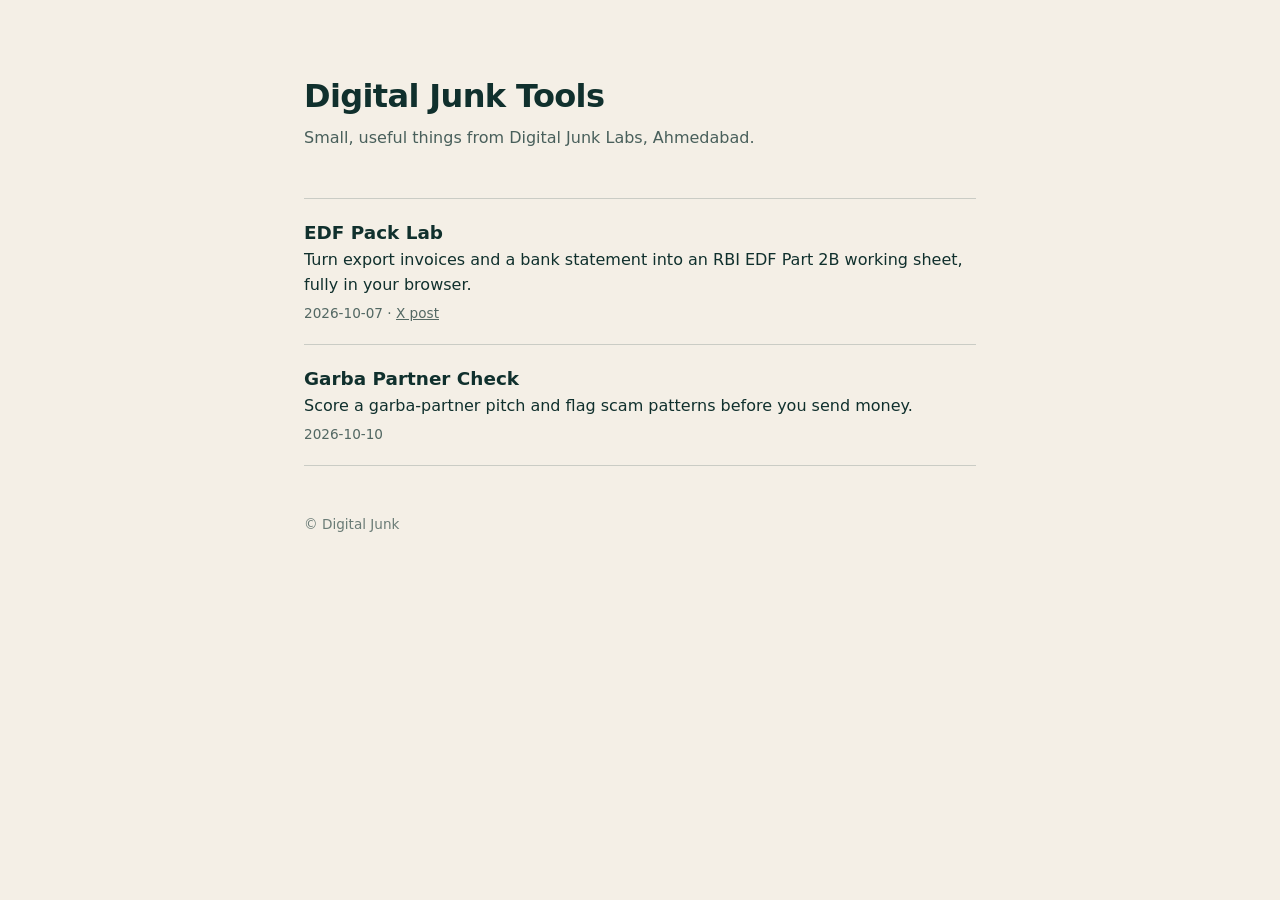
<file: index.html>
<!doctype html>
<html lang="en">
<head>
<meta charset="utf-8" />
<meta name="viewport" content="width=device-width, initial-scale=1" />
<title>Digital Junk Tools</title>
<meta name="description" content="Small, useful tools from Digital Junk Labs." />
<meta property="og:title" content="Digital Junk Tools" />
<meta property="og:image" content="https://tools.digitaljunk.in/edf/og.png" />
<style>
  :root { --bg:#f4efe6; --ink:#10302d; }
  * { box-sizing:border-box; }
  body { margin:0; background:var(--bg); color:var(--ink); font:16px/1.55 system-ui,-apple-system,"Segoe UI",sans-serif; }
  main { max-width:720px; margin:0 auto; padding:72px 24px; }
  h1 { font-size:2rem; letter-spacing:-.02em; margin:0 0 .25rem; }
  .sub { opacity:.75; margin:0 0 3rem; }
  ul { list-style:none; padding:0; margin:0; }
  li { border-top:1px solid rgba(16,48,45,.18); padding:1.25rem 0; }
  li:last-child { border-bottom:1px solid rgba(16,48,45,.18); }
  a { color:var(--ink); }
  .name { font-weight:650; font-size:1.15rem; text-decoration:none; }
  .name:hover { text-decoration:underline; }
  .meta { font-size:.85rem; opacity:.7; margin-top:.35rem; }
  footer { margin-top:3rem; font-size:.85rem; opacity:.6; }
</style>
</head>
<body>
<main>
  <h1>Digital Junk Tools</h1>
  <p class="sub">Small, useful things from Digital Junk Labs, Ahmedabad.</p>
  <ul id="tools"><li><a class="name" href="/edf/">EDF Pack Lab</a></li></ul>
  <footer>&copy; Digital Junk</footer>
</main>
<script>
fetch('/tools.json', { cache: 'no-cache' }).then(r => r.json()).then(tools => {
  const ul = document.getElementById('tools'); ul.textContent = '';
  for (const t of tools) {
    const li = document.createElement('li');
    const a = document.createElement('a'); a.className = 'name'; a.href = '/' + t.slug + '/'; a.textContent = t.name;
    const p = document.createElement('div'); p.textContent = t.oneliner;
    const m = document.createElement('div'); m.className = 'meta'; m.append(t.date);
    if (t.x) { const x = document.createElement('a'); x.href = t.x; x.rel = 'noopener'; x.textContent = 'X post'; m.append(' · ', x); }
    li.append(a, p, m); ul.append(li);
  }
}).catch(() => {});
</script>
</body>
</html>
</file>
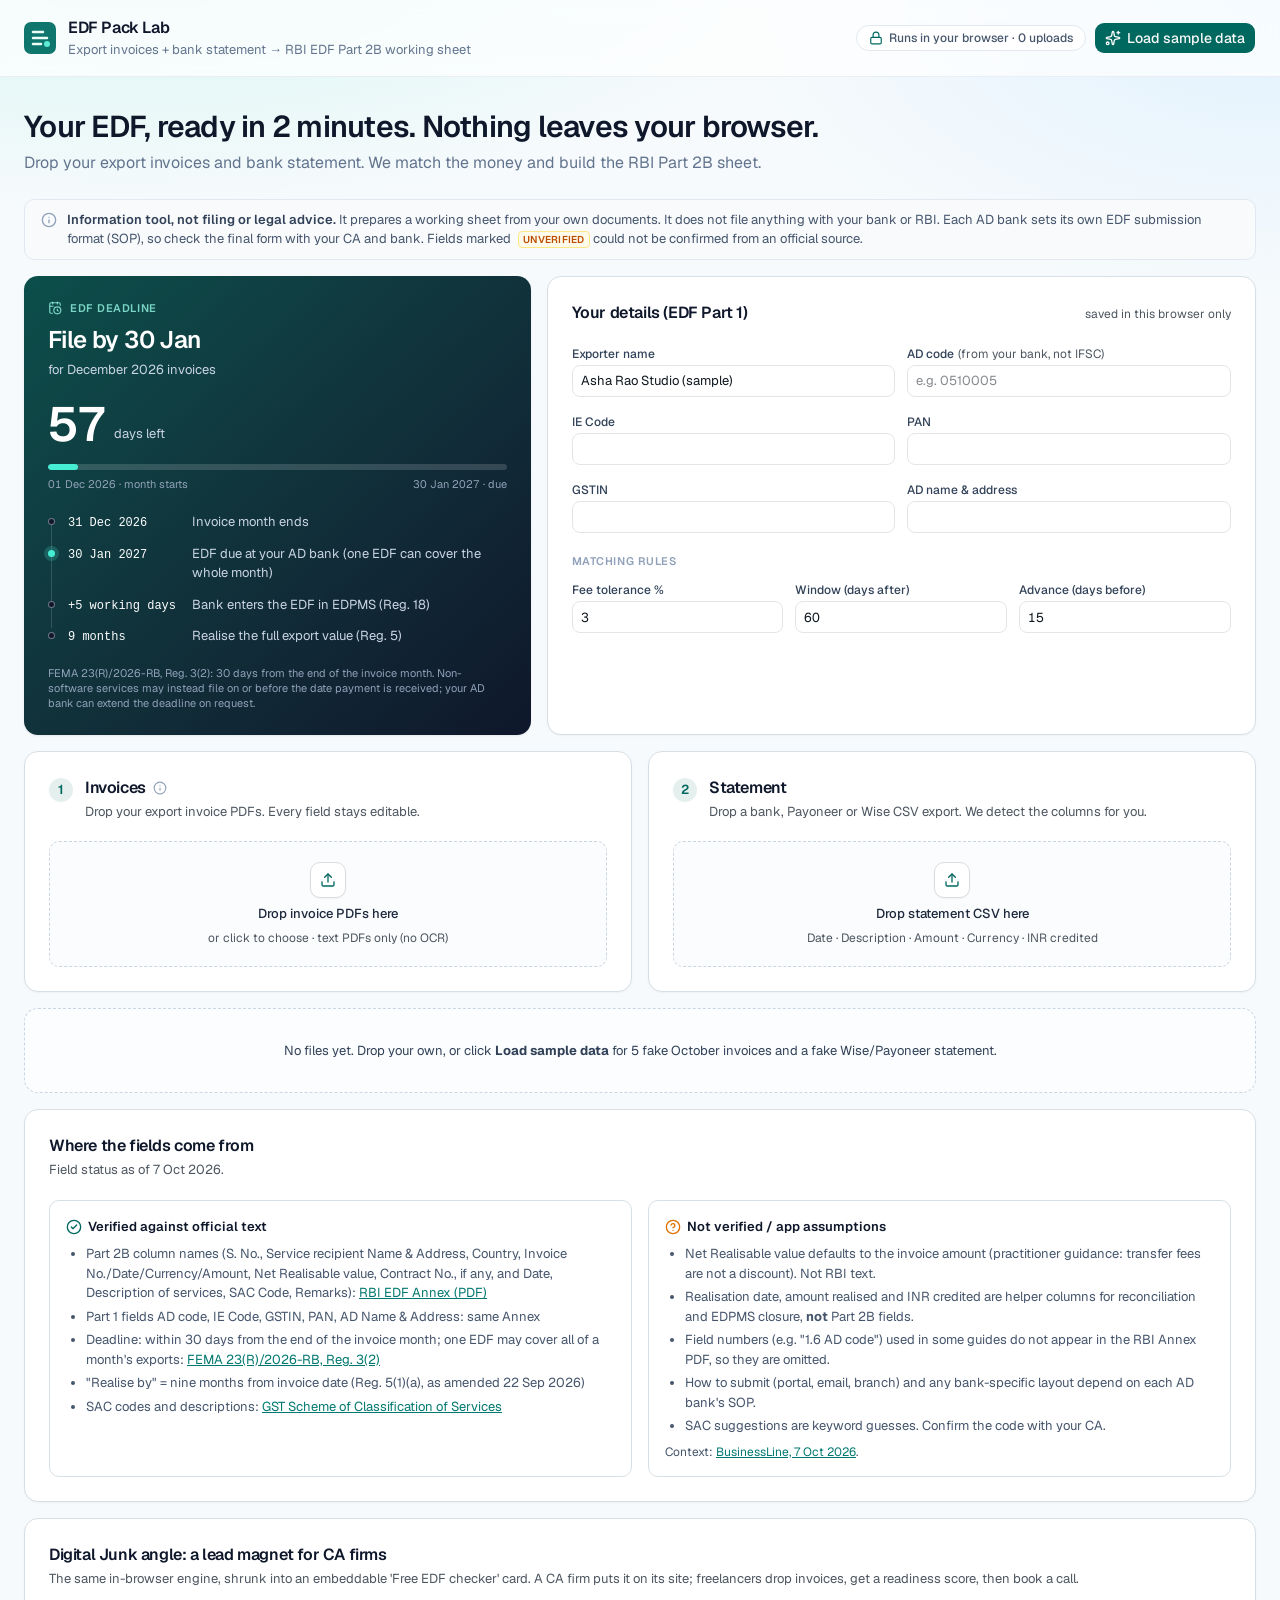
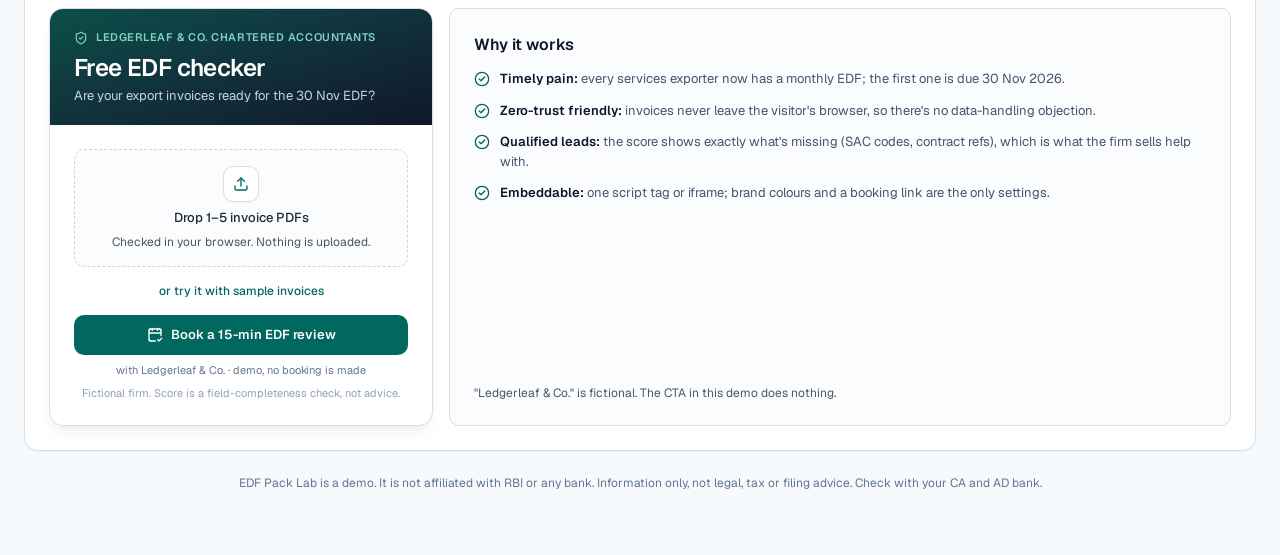
<file: edf/index.html>
<!doctype html>
<html lang="en">
  <head>
    <meta charset="UTF-8" />
    <link rel="icon" type="image/svg+xml" href="/edf/favicon.svg" />
    <meta name="viewport" content="width=device-width, initial-scale=1.0" />
    <title>EDF Pack Lab: invoices + statement to EDF Part 2B, in your browser</title>
    <meta name="description" content="Build an RBI EDF Part 2B working sheet from export invoices and a bank statement. Runs fully in the browser." />
    <script type="module" crossorigin src="/edf/assets/index-CWE45LDZ.js"></script>
    <link rel="stylesheet" crossorigin href="/edf/assets/index-q3DY4gjv.css">
    <meta property="og:title" content="EDF Pack Lab" />
    <meta property="og:description" content="Invoices + bank statement to an RBI EDF Part 2B working sheet, in your browser." />
    <meta property="og:image" content="https://tools.digitaljunk.in/edf/og.png" />
    <meta property="og:url" content="https://tools.digitaljunk.in/edf/" />
    <meta name="twitter:card" content="summary_large_image" />
  </head>
  <body>
    <div id="root"></div>
  </body>
</html>
</file>
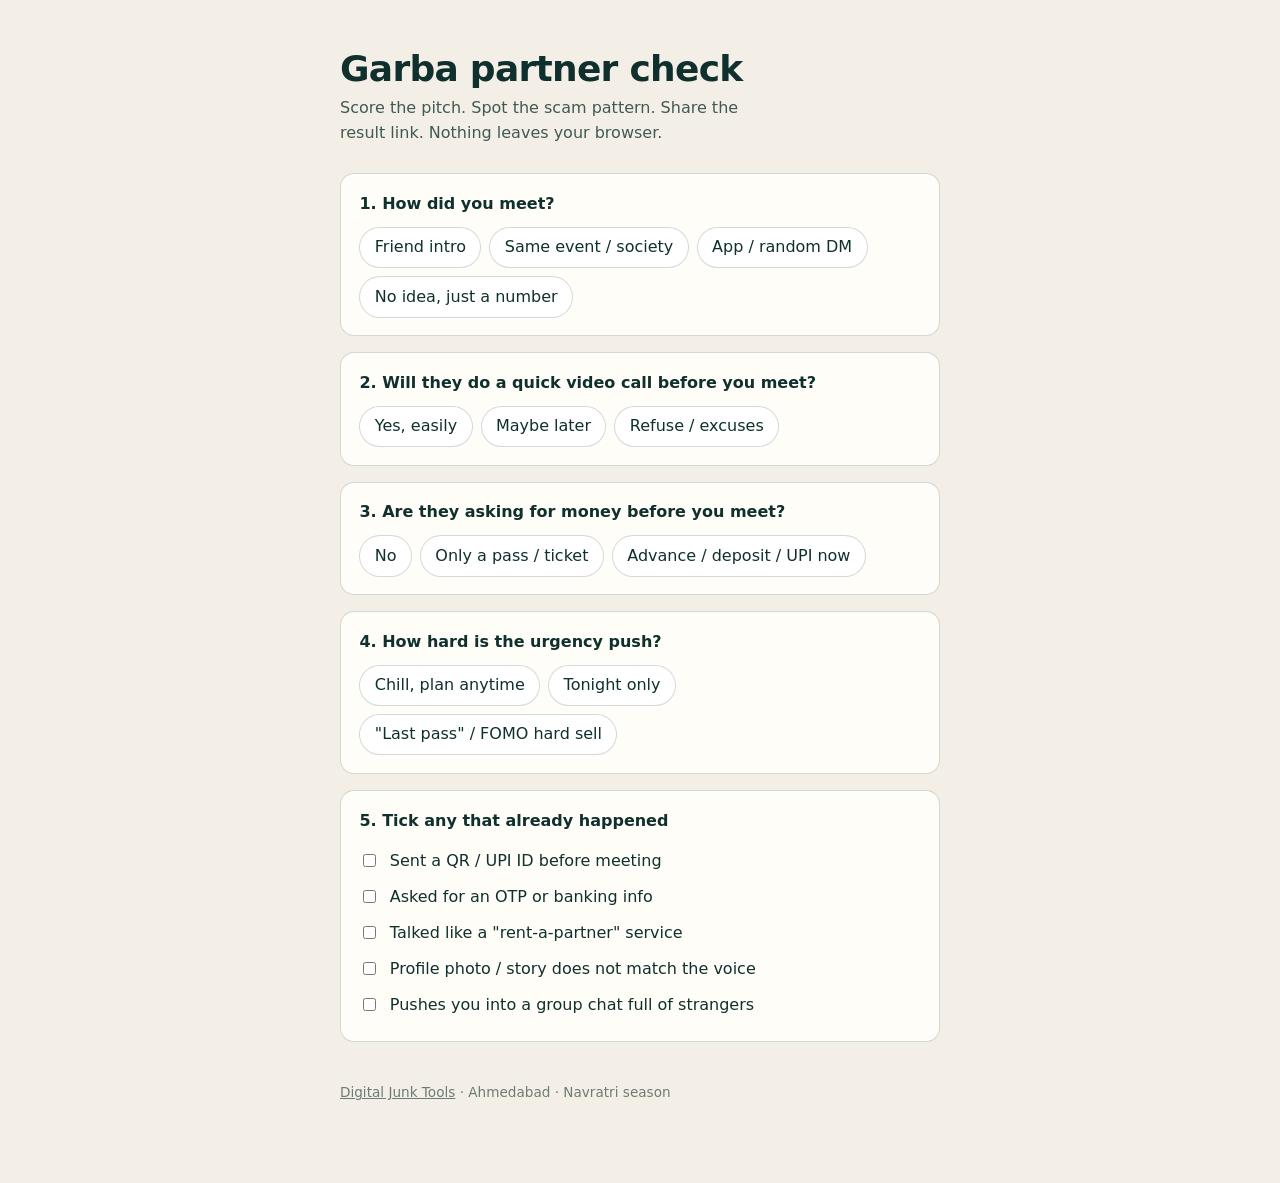
<file: garba-check/index.html>
<!doctype html>
<html lang="en-IN">
<head>
<meta charset="utf-8" />
<meta name="viewport" content="width=device-width, initial-scale=1" />
<title>Garba Partner Check | Digital Junk Labs</title>
<meta name="description" content="Score a garba-partner pitch and spot scam patterns before you send money. Runs in your browser. Shareable link, no signup." />
<meta property="og:title" content="Garba Partner Check" />
<meta property="og:description" content="Meme score + scam red flags for Gujarat Navratri partner pitches. Fully in your browser." />
<meta property="og:type" content="website" />
<meta property="og:url" content="https://tools.digitaljunk.in/garba-check/" />
<meta name="twitter:card" content="summary_large_image" />
<meta name="twitter:title" content="Garba Partner Check" />
<meta name="twitter:description" content="Score the pitch. Flag the scam. Share the result." />
<style>
  :root {
    --bg:#f4efe6; --ink:#10302d; --line:rgba(16,48,45,.18);
    --good:#1f6b4a; --warn:#9a5b12; --bad:#8b1e1e; --card:#fffdf8;
  }
  * { box-sizing:border-box; }
  body { margin:0; background:var(--bg); color:var(--ink); font:16px/1.55 system-ui,-apple-system,"Segoe UI",sans-serif; }
  main { max-width:640px; margin:0 auto; padding:48px 20px 80px; }
  h1 { font-size:clamp(1.75rem,4vw,2.25rem); letter-spacing:-.02em; margin:0 0 .4rem; line-height:1.15; }
  .sub { opacity:.78; margin:0 0 1.75rem; max-width:42ch; }
  .card { background:var(--card); border:1px solid var(--line); border-radius:14px; padding:1.1rem 1.15rem; margin:0 0 1rem; }
  .q { font-weight:650; margin:0 0 .65rem; }
  .opts { display:flex; flex-wrap:wrap; gap:.5rem; }
  button.opt {
    appearance:none; border:1px solid var(--line); background:#fff; color:var(--ink);
    border-radius:999px; padding:.45rem .9rem; font:inherit; cursor:pointer;
  }
  button.opt[aria-pressed="true"] { background:var(--ink); color:var(--bg); border-color:var(--ink); }
  button.opt:focus-visible { outline:2px solid var(--ink); outline-offset:2px; }
  .flags label { display:flex; gap:.65rem; align-items:flex-start; padding:.35rem 0; cursor:pointer; }
  .flags input { margin-top:.3rem; }
  .result { text-align:center; padding:1.4rem 1rem; }
  .score { font-size:clamp(3rem,12vw,4.5rem); font-weight:750; letter-spacing:-.04em; line-height:1; margin:.2rem 0; }
  .band { font-weight:650; margin:.35rem 0 .75rem; }
  .band.safe { color:var(--good); }
  .band.caution { color:var(--warn); }
  .band.danger { color:var(--bad); }
  .blurb { opacity:.85; margin:0 auto 1.1rem; max-width:40ch; }
  .actions { display:flex; flex-wrap:wrap; gap:.6rem; justify-content:center; }
  .btn {
    appearance:none; border:0; border-radius:10px; padding:.7rem 1.1rem; font:650 15px/1.2 inherit; cursor:pointer;
  }
  .btn.primary { background:var(--ink); color:var(--bg); }
  .btn.ghost { background:transparent; border:1px solid var(--line); color:var(--ink); }
  .btn:disabled { opacity:.45; cursor:not-allowed; }
  .note { font-size:.9rem; opacity:.75; margin:1.25rem 0 0; max-width:46ch; }
  .note strong { opacity:1; }
  footer { margin-top:2.5rem; font-size:.85rem; opacity:.6; }
  footer a { color:inherit; }
  .toast { position:fixed; left:50%; bottom:24px; transform:translateX(-50%); background:var(--ink); color:var(--bg);
    padding:.65rem 1rem; border-radius:10px; font-size:.9rem; opacity:0; pointer-events:none; transition:opacity .2s; }
  .toast.show { opacity:1; }
</style>
</head>
<body>
<main>
  <h1>Garba partner check</h1>
  <p class="sub">Score the pitch. Spot the scam pattern. Share the result link. Nothing leaves your browser.</p>

  <section class="card" data-q="met">
    <p class="q">1. How did you meet?</p>
    <div class="opts" role="group" aria-label="How did you meet">
      <button type="button" class="opt" data-v="friend" aria-pressed="false">Friend intro</button>
      <button type="button" class="opt" data-v="event" aria-pressed="false">Same event / society</button>
      <button type="button" class="opt" data-v="app" aria-pressed="false">App / random DM</button>
      <button type="button" class="opt" data-v="unknown" aria-pressed="false">No idea, just a number</button>
    </div>
  </section>

  <section class="card" data-q="video">
    <p class="q">2. Will they do a quick video call before you meet?</p>
    <div class="opts" role="group">
      <button type="button" class="opt" data-v="yes" aria-pressed="false">Yes, easily</button>
      <button type="button" class="opt" data-v="later" aria-pressed="false">Maybe later</button>
      <button type="button" class="opt" data-v="no" aria-pressed="false">Refuse / excuses</button>
    </div>
  </section>

  <section class="card" data-q="pay">
    <p class="q">3. Are they asking for money before you meet?</p>
    <div class="opts" role="group">
      <button type="button" class="opt" data-v="none" aria-pressed="false">No</button>
      <button type="button" class="opt" data-v="pass" aria-pressed="false">Only a pass / ticket</button>
      <button type="button" class="opt" data-v="advance" aria-pressed="false">Advance / deposit / UPI now</button>
    </div>
  </section>

  <section class="card" data-q="urgency">
    <p class="q">4. How hard is the urgency push?</p>
    <div class="opts" role="group">
      <button type="button" class="opt" data-v="chill" aria-pressed="false">Chill, plan anytime</button>
      <button type="button" class="opt" data-v="tonight" aria-pressed="false">Tonight only</button>
      <button type="button" class="opt" data-v="last" aria-pressed="false">"Last pass" / FOMO hard sell</button>
    </div>
  </section>

  <section class="card flags">
    <p class="q">5. Tick any that already happened</p>
    <label><input type="checkbox" data-flag="qr" /> Sent a QR / UPI ID before meeting</label>
    <label><input type="checkbox" data-flag="otp" /> Asked for an OTP or banking info</label>
    <label><input type="checkbox" data-flag="rent" /> Talked like a "rent-a-partner" service</label>
    <label><input type="checkbox" data-flag="switch" /> Profile photo / story does not match the voice</label>
    <label><input type="checkbox" data-flag="group" /> Pushes you into a group chat full of strangers</label>
  </section>

  <section class="card result" id="result" hidden>
    <div class="meta" style="opacity:.7;font-size:.85rem;">Partner pitch score</div>
    <div class="score" id="score">—</div>
    <div class="band" id="band"></div>
    <p class="blurb" id="blurb"></p>
    <div class="actions">
      <button type="button" class="btn primary" id="share">Copy result link</button>
      <button type="button" class="btn ghost" id="reset">Reset</button>
    </div>
    <p class="note"><strong>If money already left your account</strong>, stop the chat, keep screenshots, and report it at your local police station or cyber cell. This tool is a checklist, not legal advice.</p>
  </section>

  <footer><a href="../">Digital Junk Tools</a> · Ahmedabad · Navratri season</footer>
</main>
<div class="toast" id="toast" role="status" aria-live="polite">Link copied</div>
<script>
(function () {
  const answers = { met: null, video: null, pay: null, urgency: null };
  const flags = { qr: false, otp: false, rent: false, switch: false, group: false };

  const weight = {
    met: { friend: 28, event: 24, app: 10, unknown: 0 },
    video: { yes: 24, later: 10, no: 0 },
    pay: { none: 28, pass: 14, advance: 0 },
    urgency: { chill: 20, tonight: 8, last: 0 }
  };
  const flagHit = { qr: 22, otp: 30, rent: 18, switch: 12, group: 10 };

  function encodeState() {
    const a = [answers.met, answers.video, answers.pay, answers.urgency].map(v => v || "").join("|");
    const f = Object.keys(flags).filter(k => flags[k]).join(",");
    return btoa(unescape(encodeURIComponent(a + "#" + f))).replace(/\+/g,"-").replace(/\//g,"_").replace(/=+$/,"");
  }
  function decodeState(raw) {
    try {
      const pad = raw.length % 4 === 0 ? "" : "=".repeat(4 - (raw.length % 4));
      const s = decodeURIComponent(escape(atob(raw.replace(/-/g,"+").replace(/_/g,"/") + pad)));
      const [aPart, fPart] = s.split("#");
      const [met, video, pay, urgency] = (aPart || "").split("|");
      return { met: met || null, video: video || null, pay: pay || null, urgency: urgency || null,
        flags: (fPart || "").split(",").filter(Boolean) };
    } catch (e) { return null; }
  }

  function score() {
    if (!answers.met || !answers.video || !answers.pay || !answers.urgency) return null;
    let s = 0;
    s += weight.met[answers.met] || 0;
    s += weight.video[answers.video] || 0;
    s += weight.pay[answers.pay] || 0;
    s += weight.urgency[answers.urgency] || 0;
    for (const k of Object.keys(flags)) if (flags[k]) s -= flagHit[k] || 0;
    return Math.max(0, Math.min(100, Math.round(s)));
  }

  function bandFor(n) {
    if (n >= 70) return { cls: "safe", label: "Looks alright", text: "Still verify in person. Pay for your own pass. Do not share OTP." };
    if (n >= 40) return { cls: "caution", label: "Proceed careful", text: "Video-call first. No UPI before you meet. Meet in a public garba only." };
    return { cls: "danger", label: "Walk away", text: "This pattern matches common partner / pass scams. Do not send money." };
  }

  function syncHash() {
    const n = score();
    if (n === null) { history.replaceState(null, "", location.pathname); return; }
    history.replaceState(null, "", "#" + encodeState());
  }

  function render() {
    const n = score();
    const box = document.getElementById("result");
    if (n === null) { box.hidden = true; syncHash(); return; }
    const b = bandFor(n);
    document.getElementById("score").textContent = String(n);
    const band = document.getElementById("band");
    band.className = "band " + b.cls;
    band.textContent = b.label;
    document.getElementById("blurb").textContent = b.text;
    box.hidden = false;
    syncHash();
  }

  function selectOpt(section, value) {
    const q = section.getAttribute("data-q");
    answers[q] = value;
    section.querySelectorAll("button.opt").forEach(btn => {
      btn.setAttribute("aria-pressed", btn.getAttribute("data-v") === value ? "true" : "false");
    });
    render();
  }

  document.querySelectorAll("section[data-q]").forEach(section => {
    section.querySelectorAll("button.opt").forEach(btn => {
      btn.addEventListener("click", () => selectOpt(section, btn.getAttribute("data-v")));
    });
  });
  document.querySelectorAll(".flags input[data-flag]").forEach(inp => {
    inp.addEventListener("change", () => {
      flags[inp.getAttribute("data-flag")] = inp.checked;
      render();
    });
  });

  document.getElementById("reset").addEventListener("click", () => {
    Object.keys(answers).forEach(k => answers[k] = null);
    Object.keys(flags).forEach(k => flags[k] = false);
    document.querySelectorAll("button.opt").forEach(b => b.setAttribute("aria-pressed", "false"));
    document.querySelectorAll(".flags input").forEach(i => { i.checked = false; });
    render();
  });

  document.getElementById("share").addEventListener("click", async () => {
    const url = location.href;
    try {
      await navigator.clipboard.writeText(url);
    } catch (e) {
      prompt("Copy this link", url);
    }
    const t = document.getElementById("toast");
    t.classList.add("show");
    setTimeout(() => t.classList.remove("show"), 1600);
  });

  const hash = location.hash.replace(/^#/, "");
  if (hash) {
    const st = decodeState(hash);
    if (st) {
      ["met","video","pay","urgency"].forEach(k => {
        if (st[k]) {
          const section = document.querySelector('section[data-q="'+k+'"]');
          if (section) selectOpt(section, st[k]);
        }
      });
      (st.flags || []).forEach(f => {
        if (f in flags) {
          flags[f] = true;
          const inp = document.querySelector('.flags input[data-flag="'+f+'"]');
          if (inp) inp.checked = true;
        }
      });
      render();
    }
  }
})();
</script>
</body>
</html>
</file>
<file: edf/assets/index-q3DY4gjv.css>
/*! tailwindcss v4.3.3 | MIT License | https://tailwindcss.com */
@layer properties{@supports (((-webkit-hyphens:none)) and (not (margin-trim:inline))) or ((-moz-orient:inline) and (not (color:rgb(from red r g b)))){:root,:host{--shimmer-angle:20deg}*,:before,:after,::backdrop{--tw-border-spacing-x:0;--tw-border-spacing-y:0;--tw-translate-x:0;--tw-translate-y:0;--tw-translate-z:0;--tw-space-y-reverse:0;--tw-divide-y-reverse:0;--tw-border-style:solid;--tw-gradient-position:initial;--tw-gradient-from:#0000;--tw-gradient-via:#0000;--tw-gradient-to:#0000;--tw-gradient-stops:initial;--tw-gradient-via-stops:initial;--tw-gradient-from-position:0%;--tw-gradient-via-position:50%;--tw-gradient-to-position:100%;--tw-leading:initial;--tw-font-weight:initial;--tw-tracking:initial;--tw-shadow:0 0 #0000;--tw-shadow-color:initial;--tw-shadow-alpha:100%;--tw-inset-shadow:0 0 #0000;--tw-inset-shadow-color:initial;--tw-inset-shadow-alpha:100%;--tw-ring-color:initial;--tw-ring-shadow:0 0 #0000;--tw-inset-ring-color:initial;--tw-inset-ring-shadow:0 0 #0000;--tw-ring-inset:initial;--tw-ring-offset-width:0px;--tw-ring-offset-color:#fff;--tw-ring-offset-shadow:0 0 #0000;--tw-outline-style:solid;--tw-backdrop-blur:initial;--tw-backdrop-brightness:initial;--tw-backdrop-contrast:initial;--tw-backdrop-grayscale:initial;--tw-backdrop-hue-rotate:initial;--tw-backdrop-invert:initial;--tw-backdrop-opacity:initial;--tw-backdrop-saturate:initial;--tw-backdrop-sepia:initial;--tw-animation-delay:0s;--tw-animation-direction:normal;--tw-animation-duration:initial;--tw-animation-fill-mode:none;--tw-animation-iteration-count:1;--tw-enter-blur:0;--tw-enter-opacity:1;--tw-enter-rotate:0;--tw-enter-scale:1;--tw-enter-translate-x:0;--tw-enter-translate-y:0;--tw-exit-blur:0;--tw-exit-opacity:1;--tw-exit-rotate:0;--tw-exit-scale:1;--tw-exit-translate-x:0;--tw-exit-translate-y:0;--scroll-fade-t:0px;--scroll-fade-b:0px;--scroll-fade-s:0px;--scroll-fade-e:0px;--scroll-fade-mask:initial;--shimmer-image:initial;--shimmer-text-fill:initial}}}@layer theme{:root,:host{--font-sans:"Geist Variable", sans-serif;--font-mono:ui-monospace, SFMono-Regular, Menlo, Monaco, Consolas, "Liberation Mono", "Courier New", monospace;--color-red-50:oklch(97.1% .013 17.38);--color-red-600:oklch(57.7% .245 27.325);--color-amber-50:oklch(98.7% .022 95.277);--color-amber-200:oklch(92.4% .12 95.746);--color-amber-300:oklch(87.9% .169 91.605);--color-amber-500:oklch(76.9% .188 70.08);--color-amber-600:oklch(66.6% .179 58.318);--color-amber-700:oklch(55.5% .163 48.998);--color-teal-200:oklch(91% .096 180.426);--color-teal-300:oklch(85.5% .138 181.071);--color-teal-700:oklch(51.1% .096 186.391);--color-teal-900:oklch(38.6% .063 188.416);--color-slate-50:oklch(98.4% .003 247.858);--color-slate-100:oklch(96.8% .007 247.896);--color-slate-200:oklch(92.9% .013 255.508);--color-slate-300:oklch(86.9% .022 252.894);--color-slate-400:oklch(70.4% .04 256.788);--color-slate-500:oklch(55.4% .046 257.417);--color-slate-600:oklch(44.6% .043 257.281);--color-slate-700:oklch(37.2% .044 257.287);--color-slate-800:oklch(27.9% .041 260.031);--color-slate-900:oklch(20.8% .042 265.755);--color-white:#fff;--spacing:.25rem;--container-sm:24rem;--text-xs:.75rem;--text-xs--line-height:calc(1 / .75);--text-sm:.875rem;--text-sm--line-height:calc(1.25 / .875);--text-base:1rem;--text-base--line-height:calc(1.5 / 1);--text-2xl:1.5rem;--text-2xl--line-height:calc(2 / 1.5);--text-3xl:1.875rem;--text-3xl--line-height:calc(2.25 / 1.875);--text-5xl:3rem;--text-5xl--line-height:1;--font-weight-normal:400;--font-weight-medium:500;--font-weight-semibold:600;--tracking-tight:-.025em;--tracking-normal:0em;--tracking-wide:.025em;--tracking-wider:.05em;--leading-tight:1.25;--leading-snug:1.375;--leading-relaxed:1.625;--radius-md:calc(var(--radius) * .8);--default-transition-duration:.15s;--default-transition-timing-function:cubic-bezier(.4, 0, .2, 1);--default-font-family:"Geist Variable", sans-serif;--default-mono-font-family:var(--font-mono);--color-border:var(--border);--color-primary:var(--primary)}}@layer base{*,:after,:before,::backdrop{box-sizing:border-box;border:0 solid;margin:0;padding:0}::file-selector-button{box-sizing:border-box;border:0 solid;margin:0;padding:0}html,:host{-webkit-text-size-adjust:100%;tab-size:4;line-height:1.5;font-family:var(--default-font-family,-apple-system, BlinkMacSystemFont, "Segoe UI", Roboto, "Helvetica Neue", "Noto Sans", Arial, sans-serif, "Apple Color Emoji", "Segoe UI Emoji", "Segoe UI Symbol", "Noto Color Emoji");font-feature-settings:var(--default-font-feature-settings,normal);font-variation-settings:var(--default-font-variation-settings,normal);-webkit-tap-highlight-color:transparent}hr{height:0;color:inherit;border-top-width:1px}abbr:where([title]){-webkit-text-decoration:underline dotted;text-decoration:underline dotted}h1,h2,h3,h4,h5,h6{font-size:inherit;font-weight:inherit}a{color:inherit;-webkit-text-decoration:inherit;-webkit-text-decoration:inherit;-webkit-text-decoration:inherit;-webkit-text-decoration:inherit;text-decoration:inherit}b,strong{font-weight:bolder}code,kbd,samp,pre{font-family:var(--default-mono-font-family,ui-monospace, SFMono-Regular, Menlo, Monaco, Consolas, "Liberation Mono", "Courier New", monospace);font-feature-settings:var(--default-mono-font-feature-settings,normal);font-variation-settings:var(--default-mono-font-variation-settings,normal);font-size:1em}small{font-size:80%}sub,sup{vertical-align:baseline;font-size:75%;line-height:0;position:relative}sub{bottom:-.25em}sup{top:-.5em}table{text-indent:0;border-color:inherit;border-collapse:collapse}:-moz-focusring:where(:not(iframe)){outline:auto}progress{vertical-align:baseline}summary{display:list-item}ol,ul,menu{list-style:none}img,svg,video,canvas,audio,iframe,embed,object{vertical-align:middle;display:block}img,video{max-width:100%;height:auto}button,input,select,optgroup,textarea{font:inherit;font-feature-settings:inherit;font-variation-settings:inherit;letter-spacing:inherit;color:inherit;opacity:1;background-color:#0000;border-radius:0}::file-selector-button{font:inherit;font-feature-settings:inherit;font-variation-settings:inherit;letter-spacing:inherit;color:inherit;opacity:1;background-color:#0000;border-radius:0}:where(select:is([multiple],[size])) optgroup{font-weight:bolder}:where(select:is([multiple],[size])) optgroup option{padding-inline-start:20px}::file-selector-button{margin-inline-end:4px}::placeholder{opacity:1}@supports (not ((-webkit-appearance:-apple-pay-button))) or (contain-intrinsic-size:1px){::placeholder{color:currentColor}@supports (color:color-mix(in lab, red, red)){::placeholder{color:color-mix(in oklab, currentcolor 50%, transparent)}}}textarea{resize:vertical}::-webkit-search-decoration{-webkit-appearance:none}::-webkit-date-and-time-value{min-height:1lh;text-align:inherit}::-webkit-datetime-edit{display:inline-flex}::-webkit-datetime-edit-fields-wrapper{padding:0}::-webkit-datetime-edit{padding-block:0}::-webkit-datetime-edit-year-field{padding-block:0}::-webkit-datetime-edit-month-field{padding-block:0}::-webkit-datetime-edit-day-field{padding-block:0}::-webkit-datetime-edit-hour-field{padding-block:0}::-webkit-datetime-edit-minute-field{padding-block:0}::-webkit-datetime-edit-second-field{padding-block:0}::-webkit-datetime-edit-millisecond-field{padding-block:0}::-webkit-datetime-edit-meridiem-field{padding-block:0}::-webkit-calendar-picker-indicator{line-height:1}:-moz-ui-invalid{box-shadow:none}button,input:where([type=button],[type=reset],[type=submit]){appearance:button}::file-selector-button{appearance:button}::-webkit-inner-spin-button{height:auto}::-webkit-outer-spin-button{height:auto}[hidden]:where(:not([hidden=until-found])){display:none!important}*{border-color:var(--border);outline-color:var(--ring)}@supports (color:color-mix(in lab, red, red)){*{outline-color:color-mix(in oklab, var(--ring) 50%, transparent)}}body{background-color:var(--background);color:var(--foreground)}html{font-family:Geist Variable,sans-serif}}@layer components;@layer utilities{.pointer-events-none{pointer-events:none}.invisible{visibility:hidden}.absolute{position:absolute}.relative{position:relative}.sticky{position:sticky}.inset-0{inset:0}.top-0{top:0}.top-1\.5{top:calc(var(--spacing) * 1.5)}.top-6{top:calc(var(--spacing) * 6)}.bottom-1\.5{bottom:calc(var(--spacing) * 1.5)}.left-0{left:0}.left-1\/2{left:50%}.left-2{left:calc(var(--spacing) * 2)}.left-12{left:calc(var(--spacing) * 12)}.left-\[3px\]{left:3px}.left-\[17rem\]{left:17rem}.z-30{z-index:30}.mx-auto{margin-inline:auto}.mt-0\.5{margin-top:calc(var(--spacing) * .5)}.mt-1{margin-top:var(--spacing)}.mt-1\.5{margin-top:calc(var(--spacing) * 1.5)}.mt-2{margin-top:calc(var(--spacing) * 2)}.mt-3{margin-top:calc(var(--spacing) * 3)}.mt-4{margin-top:calc(var(--spacing) * 4)}.mt-5{margin-top:calc(var(--spacing) * 5)}.mt-auto{margin-top:auto}.mb-2{margin-bottom:calc(var(--spacing) * 2)}.mb-3{margin-bottom:calc(var(--spacing) * 3)}.mb-5{margin-bottom:calc(var(--spacing) * 5)}.ml-1{margin-left:var(--spacing)}.block{display:block}.flex{display:flex}.grid{display:grid}.hidden{display:none}.inline-flex{display:inline-flex}.table{display:table}.size-1\.5{width:calc(var(--spacing) * 1.5);height:calc(var(--spacing) * 1.5)}.size-2{width:calc(var(--spacing) * 2);height:calc(var(--spacing) * 2)}.size-3\.5{width:calc(var(--spacing) * 3.5);height:calc(var(--spacing) * 3.5)}.size-4{width:calc(var(--spacing) * 4);height:calc(var(--spacing) * 4)}.size-5{width:calc(var(--spacing) * 5);height:calc(var(--spacing) * 5)}.size-6{width:calc(var(--spacing) * 6);height:calc(var(--spacing) * 6)}.size-7{width:calc(var(--spacing) * 7);height:calc(var(--spacing) * 7)}.size-8{width:calc(var(--spacing) * 8);height:calc(var(--spacing) * 8)}.size-9{width:calc(var(--spacing) * 9);height:calc(var(--spacing) * 9)}.size-20{width:calc(var(--spacing) * 20);height:calc(var(--spacing) * 20)}.size-\[7px\]{width:7px;height:7px}.h-1\.5{height:calc(var(--spacing) * 1.5)}.h-6{height:calc(var(--spacing) * 6)}.h-7{height:calc(var(--spacing) * 7)}.h-8{height:calc(var(--spacing) * 8)}.h-9{height:calc(var(--spacing) * 9)}.h-10{height:calc(var(--spacing) * 10)}.h-full{height:100%}.max-h-56{max-height:calc(var(--spacing) * 56)}.min-h-28{min-height:calc(var(--spacing) * 28)}.min-h-screen{min-height:100vh}.w-9{width:calc(var(--spacing) * 9)}.w-12{width:calc(var(--spacing) * 12)}.w-16{width:calc(var(--spacing) * 16)}.w-28{width:calc(var(--spacing) * 28)}.w-32{width:calc(var(--spacing) * 32)}.w-36{width:calc(var(--spacing) * 36)}.w-48{width:calc(var(--spacing) * 48)}.w-56{width:calc(var(--spacing) * 56)}.w-60{width:calc(var(--spacing) * 60)}.w-64{width:calc(var(--spacing) * 64)}.w-72{width:calc(var(--spacing) * 72)}.w-fit{width:fit-content}.w-full{width:100%}.w-px{width:1px}.max-w-28{max-width:calc(var(--spacing) * 28)}.max-w-52{max-width:calc(var(--spacing) * 52)}.max-w-56{max-width:calc(var(--spacing) * 56)}.max-w-\[1600px\]{max-width:1600px}.max-w-sm{max-width:var(--container-sm)}.min-w-0{min-width:0}.min-w-12{min-width:calc(var(--spacing) * 12)}.min-w-28{min-width:calc(var(--spacing) * 28)}.min-w-32{min-width:calc(var(--spacing) * 32)}.min-w-56{min-width:calc(var(--spacing) * 56)}.min-w-\[980px\]{min-width:980px}.min-w-\[1600px\]{min-width:1600px}.flex-1{flex:1}.shrink-0{flex-shrink:0}.border-separate{border-collapse:separate}.border-spacing-0{--tw-border-spacing-x:0px;--tw-border-spacing-y:0px;border-spacing:var(--tw-border-spacing-x) var(--tw-border-spacing-y)}.-translate-x-1\/2{--tw-translate-x:calc(calc(1 / 2 * 100%) * -1);translate:var(--tw-translate-x) var(--tw-translate-y)}.-rotate-90{rotate:-90deg}.cursor-pointer{cursor:pointer}.list-disc{list-style-type:disc}.grid-cols-2{grid-template-columns:repeat(2,minmax(0,1fr))}.grid-cols-3{grid-template-columns:repeat(3,minmax(0,1fr))}.grid-cols-\[104px_minmax\(0\,1fr\)_16px_minmax\(0\,1\.2fr\)_96px_256px\]{grid-template-columns:104px minmax(0,1fr) 16px minmax(0,1.2fr) 96px 256px}.flex-col{flex-direction:column}.flex-wrap{flex-wrap:wrap}.place-items-center{place-items:center}.items-baseline{align-items:baseline}.items-center{align-items:center}.items-end{align-items:flex-end}.items-start{align-items:flex-start}.items-stretch{align-items:stretch}.justify-between{justify-content:space-between}.justify-center{justify-content:center}.gap-1{gap:var(--spacing)}.gap-1\.5{gap:calc(var(--spacing) * 1.5)}.gap-2{gap:calc(var(--spacing) * 2)}.gap-2\.5{gap:calc(var(--spacing) * 2.5)}.gap-3{gap:calc(var(--spacing) * 3)}.gap-4{gap:calc(var(--spacing) * 4)}:where(.space-y-0\.5>:not(:last-child)){--tw-space-y-reverse:0;margin-block-start:calc(calc(var(--spacing) * .5) * var(--tw-space-y-reverse));margin-block-end:calc(calc(var(--spacing) * .5) * calc(1 - var(--tw-space-y-reverse)))}:where(.space-y-1>:not(:last-child)){--tw-space-y-reverse:0;margin-block-start:calc(var(--spacing) * var(--tw-space-y-reverse));margin-block-end:calc(var(--spacing) * calc(1 - var(--tw-space-y-reverse)))}:where(.space-y-1\.5>:not(:last-child)){--tw-space-y-reverse:0;margin-block-start:calc(calc(var(--spacing) * 1.5) * var(--tw-space-y-reverse));margin-block-end:calc(calc(var(--spacing) * 1.5) * calc(1 - var(--tw-space-y-reverse)))}:where(.space-y-2>:not(:last-child)){--tw-space-y-reverse:0;margin-block-start:calc(calc(var(--spacing) * 2) * var(--tw-space-y-reverse));margin-block-end:calc(calc(var(--spacing) * 2) * calc(1 - var(--tw-space-y-reverse)))}:where(.space-y-3>:not(:last-child)){--tw-space-y-reverse:0;margin-block-start:calc(calc(var(--spacing) * 3) * var(--tw-space-y-reverse));margin-block-end:calc(calc(var(--spacing) * 3) * calc(1 - var(--tw-space-y-reverse)))}:where(.space-y-4>:not(:last-child)){--tw-space-y-reverse:0;margin-block-start:calc(calc(var(--spacing) * 4) * var(--tw-space-y-reverse));margin-block-end:calc(calc(var(--spacing) * 4) * calc(1 - var(--tw-space-y-reverse)))}.gap-x-4{column-gap:calc(var(--spacing) * 4)}.gap-x-6{column-gap:calc(var(--spacing) * 6)}.gap-y-1{row-gap:var(--spacing)}.gap-y-2{row-gap:calc(var(--spacing) * 2)}:where(.divide-y>:not(:last-child)){--tw-divide-y-reverse:0;border-bottom-style:var(--tw-border-style);border-top-style:var(--tw-border-style);border-top-width:calc(1px * var(--tw-divide-y-reverse));border-bottom-width:calc(1px * calc(1 - var(--tw-divide-y-reverse)))}.truncate{text-overflow:ellipsis;white-space:nowrap;overflow:hidden}.overflow-auto{overflow:auto}.overflow-hidden{overflow:hidden}.overflow-x-auto{overflow-x:auto}.rounded{border-radius:.25rem}.rounded-\[min\(var\(--radius-md\)\,10px\)\]{border-radius:min(var(--radius-md), 10px)}.rounded-\[min\(var\(--radius-md\)\,12px\)\]{border-radius:min(var(--radius-md), 12px)}.rounded-full{border-radius:2147483647px}.rounded-lg{border-radius:var(--radius)}.rounded-md{border-radius:calc(var(--radius) * .8)}.rounded-sm{border-radius:calc(var(--radius) * .6)}.rounded-xl{border-radius:calc(var(--radius) * 1.4)}.border{border-style:var(--tw-border-style);border-width:1px}.border-t{border-top-style:var(--tw-border-style);border-top-width:1px}.border-b{border-bottom-style:var(--tw-border-style);border-bottom-width:1px}.border-l{border-left-style:var(--tw-border-style);border-left-width:1px}.border-dashed{--tw-border-style:dashed;border-style:dashed}.border-amber-200{border-color:var(--color-amber-200)}.border-amber-300\!{border-color:var(--color-amber-300)!important}.border-border{border-color:var(--border)}.border-primary,.border-primary\/15{border-color:var(--primary)}@supports (color:color-mix(in lab, red, red)){.border-primary\/15{border-color:color-mix(in oklab, var(--primary) 15%, transparent)}}.border-primary\/20{border-color:var(--primary)}@supports (color:color-mix(in lab, red, red)){.border-primary\/20{border-color:color-mix(in oklab, var(--primary) 20%, transparent)}}.border-slate-100{border-color:var(--color-slate-100)}.border-slate-200{border-color:var(--color-slate-200)}.border-slate-200\/70{border-color:#e2e8f0b3}@supports (color:color-mix(in lab, red, red)){.border-slate-200\/70{border-color:color-mix(in oklab, var(--color-slate-200) 70%, transparent)}}.border-slate-300{border-color:var(--color-slate-300)}.border-transparent{border-color:#0000}.border-white\/40{border-color:#fff6}@supports (color:color-mix(in lab, red, red)){.border-white\/40{border-color:color-mix(in oklab, var(--color-white) 40%, transparent)}}.bg-amber-50{background-color:var(--color-amber-50)}.bg-amber-50\!{background-color:var(--color-amber-50)!important}.bg-amber-50\/40{background-color:#fffbeb66}@supports (color:color-mix(in lab, red, red)){.bg-amber-50\/40{background-color:color-mix(in oklab, var(--color-amber-50) 40%, transparent)}}.bg-amber-500{background-color:var(--color-amber-500)}.bg-background{background-color:var(--background)}.bg-destructive\/10{background-color:var(--destructive)}@supports (color:color-mix(in lab, red, red)){.bg-destructive\/10{background-color:color-mix(in oklab, var(--destructive) 10%, transparent)}}.bg-primary,.bg-primary\/5{background-color:var(--primary)}@supports (color:color-mix(in lab, red, red)){.bg-primary\/5{background-color:color-mix(in oklab, var(--primary) 5%, transparent)}}.bg-primary\/10{background-color:var(--primary)}@supports (color:color-mix(in lab, red, red)){.bg-primary\/10{background-color:color-mix(in oklab, var(--primary) 10%, transparent)}}.bg-secondary{background-color:var(--secondary)}.bg-slate-50{background-color:var(--color-slate-50)}.bg-slate-50\/60{background-color:#f8fafc99}@supports (color:color-mix(in lab, red, red)){.bg-slate-50\/60{background-color:color-mix(in oklab, var(--color-slate-50) 60%, transparent)}}.bg-slate-50\/70{background-color:#f8fafcb3}@supports (color:color-mix(in lab, red, red)){.bg-slate-50\/70{background-color:color-mix(in oklab, var(--color-slate-50) 70%, transparent)}}.bg-slate-100{background-color:var(--color-slate-100)}.bg-slate-200{background-color:var(--color-slate-200)}.bg-slate-300{background-color:var(--color-slate-300)}.bg-slate-900{background-color:var(--color-slate-900)}.bg-teal-300{background-color:var(--color-teal-300)}.bg-white{background-color:var(--color-white)}.bg-white\/15{background-color:#ffffff26}@supports (color:color-mix(in lab, red, red)){.bg-white\/15{background-color:color-mix(in oklab, var(--color-white) 15%, transparent)}}.bg-white\/60{background-color:#fff9}@supports (color:color-mix(in lab, red, red)){.bg-white\/60{background-color:color-mix(in oklab, var(--color-white) 60%, transparent)}}.bg-white\/70{background-color:#ffffffb3}@supports (color:color-mix(in lab, red, red)){.bg-white\/70{background-color:color-mix(in oklab, var(--color-white) 70%, transparent)}}.bg-gradient-to-br{--tw-gradient-position:to bottom right in oklab;background-image:linear-gradient(var(--tw-gradient-stops))}.from-teal-900{--tw-gradient-from:var(--color-teal-900);--tw-gradient-stops:var(--tw-gradient-via-stops,var(--tw-gradient-position), var(--tw-gradient-from) var(--tw-gradient-from-position), var(--tw-gradient-to) var(--tw-gradient-to-position))}.to-slate-900{--tw-gradient-to:var(--color-slate-900);--tw-gradient-stops:var(--tw-gradient-via-stops,var(--tw-gradient-position), var(--tw-gradient-from) var(--tw-gradient-from-position), var(--tw-gradient-to) var(--tw-gradient-to-position))}.bg-clip-padding{background-clip:padding-box}.p-1\.5{padding:calc(var(--spacing) * 1.5)}.p-2{padding:calc(var(--spacing) * 2)}.p-3{padding:calc(var(--spacing) * 3)}.p-4{padding:calc(var(--spacing) * 4)}.p-6{padding:calc(var(--spacing) * 6)}.p-8{padding:calc(var(--spacing) * 8)}.px-1{padding-inline:var(--spacing)}.px-1\.5{padding-inline:calc(var(--spacing) * 1.5)}.px-2{padding-inline:calc(var(--spacing) * 2)}.px-2\.5{padding-inline:calc(var(--spacing) * 2.5)}.px-3{padding-inline:calc(var(--spacing) * 3)}.px-4{padding-inline:calc(var(--spacing) * 4)}.px-6{padding-inline:calc(var(--spacing) * 6)}.py-0\.5{padding-block:calc(var(--spacing) * .5)}.py-1{padding-block:var(--spacing)}.py-1\.5{padding-block:calc(var(--spacing) * 1.5)}.py-2{padding-block:calc(var(--spacing) * 2)}.py-2\.5{padding-block:calc(var(--spacing) * 2.5)}.py-3{padding-block:calc(var(--spacing) * 3)}.py-4{padding-block:calc(var(--spacing) * 4)}.py-5{padding-block:calc(var(--spacing) * 5)}.py-8{padding-block:calc(var(--spacing) * 8)}.pt-2{padding-top:calc(var(--spacing) * 2)}.pt-4{padding-top:calc(var(--spacing) * 4)}.pt-5{padding-top:calc(var(--spacing) * 5)}.pb-1{padding-bottom:var(--spacing)}.pb-2{padding-bottom:calc(var(--spacing) * 2)}.pb-8{padding-bottom:calc(var(--spacing) * 8)}.pl-5{padding-left:calc(var(--spacing) * 5)}.text-center{text-align:center}.text-left{text-align:left}.text-right{text-align:right}.align-bottom{vertical-align:bottom}.align-middle{vertical-align:middle}.font-mono{font-family:var(--font-mono)}.text-2xl{font-size:var(--text-2xl);line-height:var(--tw-leading,var(--text-2xl--line-height))}.text-3xl{font-size:var(--text-3xl);line-height:var(--tw-leading,var(--text-3xl--line-height))}.text-5xl{font-size:var(--text-5xl);line-height:var(--tw-leading,var(--text-5xl--line-height))}.text-base{font-size:var(--text-base);line-height:var(--tw-leading,var(--text-base--line-height))}.text-sm{font-size:var(--text-sm);line-height:var(--tw-leading,var(--text-sm--line-height))}.text-xs{font-size:var(--text-xs);line-height:var(--tw-leading,var(--text-xs--line-height))}.text-\[0\.8rem\]{font-size:.8rem}.text-\[10px\]{font-size:10px}.text-\[11px\]{font-size:11px}.text-\[13px\]{font-size:13px}.leading-none{--tw-leading:1;line-height:1}.leading-relaxed{--tw-leading:var(--leading-relaxed);line-height:var(--leading-relaxed)}.leading-snug{--tw-leading:var(--leading-snug);line-height:var(--leading-snug)}.leading-tight{--tw-leading:var(--leading-tight);line-height:var(--leading-tight)}.font-medium{--tw-font-weight:var(--font-weight-medium);font-weight:var(--font-weight-medium)}.font-normal{--tw-font-weight:var(--font-weight-normal);font-weight:var(--font-weight-normal)}.font-semibold{--tw-font-weight:var(--font-weight-semibold);font-weight:var(--font-weight-semibold)}.tracking-normal{--tw-tracking:var(--tracking-normal);letter-spacing:var(--tracking-normal)}.tracking-tight{--tw-tracking:var(--tracking-tight);letter-spacing:var(--tracking-tight)}.tracking-wide{--tw-tracking:var(--tracking-wide);letter-spacing:var(--tracking-wide)}.tracking-wider{--tw-tracking:var(--tracking-wider);letter-spacing:var(--tracking-wider)}.whitespace-nowrap{white-space:nowrap}.text-amber-600{color:var(--color-amber-600)}.text-amber-700{color:var(--color-amber-700)}.text-destructive{color:var(--destructive)}.text-muted-foreground{color:var(--muted-foreground)}.text-primary{color:var(--primary)}.text-primary-foreground{color:var(--primary-foreground)}.text-secondary-foreground{color:var(--secondary-foreground)}.text-slate-300{color:var(--color-slate-300)}.text-slate-400{color:var(--color-slate-400)}.text-slate-500{color:var(--color-slate-500)}.text-slate-600{color:var(--color-slate-600)}.text-slate-700{color:var(--color-slate-700)}.text-slate-800{color:var(--color-slate-800)}.text-slate-900{color:var(--color-slate-900)}.text-teal-200\/80{color:#96f7e4cc}@supports (color:color-mix(in lab, red, red)){.text-teal-200\/80{color:color-mix(in oklab, var(--color-teal-200) 80%, transparent)}}.text-teal-700{color:var(--color-teal-700)}.text-white{color:var(--color-white)}.normal-case{text-transform:none}.uppercase{text-transform:uppercase}.underline{text-decoration-line:underline}.underline-offset-2{text-underline-offset:2px}.underline-offset-4{text-underline-offset:4px}.opacity-0{opacity:0}.shadow-\[0_1px_2px_rgb\(15_23_42\/0\.04\)\]{--tw-shadow:0 1px 2px var(--tw-shadow-color,#0f172a0a);box-shadow:var(--tw-inset-shadow), var(--tw-inset-ring-shadow), var(--tw-ring-offset-shadow), var(--tw-ring-shadow), var(--tw-shadow)}.shadow-\[0_1px_2px_rgb\(15_23_42\/0\.05\)\]{--tw-shadow:0 1px 2px var(--tw-shadow-color,#0f172a0d);box-shadow:var(--tw-inset-shadow), var(--tw-inset-ring-shadow), var(--tw-ring-offset-shadow), var(--tw-ring-shadow), var(--tw-shadow)}.shadow-\[0_1px_2px_rgb\(15_23_42\/0\.08\)\]{--tw-shadow:0 1px 2px var(--tw-shadow-color,#0f172a14);box-shadow:var(--tw-inset-shadow), var(--tw-inset-ring-shadow), var(--tw-ring-offset-shadow), var(--tw-ring-shadow), var(--tw-shadow)}.shadow-\[inset_-1px_0_0_var\(--color-border\)\,6px_0_8px_-6px_rgb\(15_23_42\/0\.12\)\]{--tw-shadow:inset -1px 0 0 var(--tw-shadow-color,var(--color-border)), 6px 0 8px -6px var(--tw-shadow-color,#0f172a1f);box-shadow:var(--tw-inset-shadow), var(--tw-inset-ring-shadow), var(--tw-ring-offset-shadow), var(--tw-ring-shadow), var(--tw-shadow)}.shadow-lg{--tw-shadow:0 10px 15px -3px var(--tw-shadow-color,#0000001a), 0 4px 6px -4px var(--tw-shadow-color,#0000001a);box-shadow:var(--tw-inset-shadow), var(--tw-inset-ring-shadow), var(--tw-ring-offset-shadow), var(--tw-ring-shadow), var(--tw-shadow)}.ring-4{--tw-ring-shadow:var(--tw-ring-inset,) 0 0 0 calc(4px + var(--tw-ring-offset-width)) var(--tw-ring-color,currentcolor);box-shadow:var(--tw-inset-shadow), var(--tw-inset-ring-shadow), var(--tw-ring-offset-shadow), var(--tw-ring-shadow), var(--tw-shadow)}.shadow-slate-900\/5{--tw-shadow-color:#0f172b0d}@supports (color:color-mix(in lab, red, red)){.shadow-slate-900\/5{--tw-shadow-color:color-mix(in oklab, color-mix(in oklab, var(--color-slate-900) 5%, transparent) var(--tw-shadow-alpha), transparent)}}.ring-teal-300\/20{--tw-ring-color:#46ecd533}@supports (color:color-mix(in lab, red, red)){.ring-teal-300\/20{--tw-ring-color:color-mix(in oklab, var(--color-teal-300) 20%, transparent)}}.outline{outline-style:var(--tw-outline-style);outline-width:1px}.backdrop-blur{--tw-backdrop-blur:blur(8px);-webkit-backdrop-filter:var(--tw-backdrop-blur,) var(--tw-backdrop-brightness,) var(--tw-backdrop-contrast,) var(--tw-backdrop-grayscale,) var(--tw-backdrop-hue-rotate,) var(--tw-backdrop-invert,) var(--tw-backdrop-opacity,) var(--tw-backdrop-saturate,) var(--tw-backdrop-sepia,);backdrop-filter:var(--tw-backdrop-blur,) var(--tw-backdrop-brightness,) var(--tw-backdrop-contrast,) var(--tw-backdrop-grayscale,) var(--tw-backdrop-hue-rotate,) var(--tw-backdrop-invert,) var(--tw-backdrop-opacity,) var(--tw-backdrop-saturate,) var(--tw-backdrop-sepia,)}.transition{transition-property:color,background-color,border-color,outline-color,text-decoration-color,fill,stroke,--tw-gradient-from,--tw-gradient-via,--tw-gradient-to,opacity,box-shadow,transform,translate,scale,rotate,filter,-webkit-backdrop-filter,backdrop-filter,display,content-visibility,overlay,pointer-events;transition-timing-function:var(--tw-ease,var(--default-transition-timing-function));transition-duration:var(--tw-duration,var(--default-transition-duration))}.transition-all{transition-property:all;transition-timing-function:var(--tw-ease,var(--default-transition-timing-function));transition-duration:var(--tw-duration,var(--default-transition-duration))}.transition-colors{transition-property:color,background-color,border-color,outline-color,text-decoration-color,fill,stroke,--tw-gradient-from,--tw-gradient-via,--tw-gradient-to;transition-timing-function:var(--tw-ease,var(--default-transition-timing-function));transition-duration:var(--tw-duration,var(--default-transition-duration))}.outline-none{--tw-outline-style:none;outline-style:none}.select-none{-webkit-user-select:none;user-select:none}.group-focus-within\:visible:is(:where(.group):focus-within *){visibility:visible}.group-focus-within\:opacity-100:is(:where(.group):focus-within *){opacity:1}@media (hover:hover){.group-hover\:visible:is(:where(.group):hover *){visibility:visible}.group-hover\:opacity-100:is(:where(.group):hover *){opacity:1}}.placeholder\:text-slate-400::placeholder{color:var(--color-slate-400)}@media (hover:hover){.hover\:border-primary:hover{border-color:var(--primary)}.hover\:bg-\[color-mix\(in_oklch\,var\(--secondary\)\,var\(--foreground\)_5\%\)\]:hover{background-color:var(--secondary)}@supports (color:color-mix(in lab, red, red)){.hover\:bg-\[color-mix\(in_oklch\,var\(--secondary\)\,var\(--foreground\)_5\%\)\]:hover{background-color:color-mix(in oklch,var(--secondary),var(--foreground) 5%)}}.hover\:bg-destructive\/20:hover{background-color:var(--destructive)}@supports (color:color-mix(in lab, red, red)){.hover\:bg-destructive\/20:hover{background-color:color-mix(in oklab, var(--destructive) 20%, transparent)}}.hover\:bg-muted:hover{background-color:var(--muted)}.hover\:bg-primary\/5:hover{background-color:var(--primary)}@supports (color:color-mix(in lab, red, red)){.hover\:bg-primary\/5:hover{background-color:color-mix(in oklab, var(--primary) 5%, transparent)}}.hover\:bg-primary\/80:hover{background-color:var(--primary)}@supports (color:color-mix(in lab, red, red)){.hover\:bg-primary\/80:hover{background-color:color-mix(in oklab, var(--primary) 80%, transparent)}}.hover\:bg-primary\/90:hover{background-color:var(--primary)}@supports (color:color-mix(in lab, red, red)){.hover\:bg-primary\/90:hover{background-color:color-mix(in oklab, var(--primary) 90%, transparent)}}.hover\:bg-red-50:hover{background-color:var(--color-red-50)}.hover\:bg-slate-50\/50:hover{background-color:#f8fafc80}@supports (color:color-mix(in lab, red, red)){.hover\:bg-slate-50\/50:hover{background-color:color-mix(in oklab, var(--color-slate-50) 50%, transparent)}}.hover\:text-foreground:hover{color:var(--foreground)}.hover\:text-primary:hover{color:var(--primary)}.hover\:text-red-600:hover{color:var(--color-red-600)}.hover\:underline:hover{text-decoration-line:underline}}.focus-visible\:border-destructive\/40:focus-visible{border-color:var(--destructive)}@supports (color:color-mix(in lab, red, red)){.focus-visible\:border-destructive\/40:focus-visible{border-color:color-mix(in oklab, var(--destructive) 40%, transparent)}}.focus-visible\:border-ring:focus-visible{border-color:var(--ring)}.focus-visible\:text-primary:focus-visible{color:var(--primary)}.focus-visible\:ring-3:focus-visible,.focus-visible\:ring-\[3px\]:focus-visible{--tw-ring-shadow:var(--tw-ring-inset,) 0 0 0 calc(3px + var(--tw-ring-offset-width)) var(--tw-ring-color,currentcolor);box-shadow:var(--tw-inset-shadow), var(--tw-inset-ring-shadow), var(--tw-ring-offset-shadow), var(--tw-ring-shadow), var(--tw-shadow)}.focus-visible\:ring-destructive\/20:focus-visible{--tw-ring-color:var(--destructive)}@supports (color:color-mix(in lab, red, red)){.focus-visible\:ring-destructive\/20:focus-visible{--tw-ring-color:color-mix(in oklab, var(--destructive) 20%, transparent)}}.focus-visible\:ring-ring\/30:focus-visible{--tw-ring-color:var(--ring)}@supports (color:color-mix(in lab, red, red)){.focus-visible\:ring-ring\/30:focus-visible{--tw-ring-color:color-mix(in oklab, var(--ring) 30%, transparent)}}.focus-visible\:ring-ring\/50:focus-visible{--tw-ring-color:var(--ring)}@supports (color:color-mix(in lab, red, red)){.focus-visible\:ring-ring\/50:focus-visible{--tw-ring-color:color-mix(in oklab, var(--ring) 50%, transparent)}}.focus-visible\:outline-none:focus-visible{--tw-outline-style:none;outline-style:none}.active\:not-aria-\[haspopup\]\:translate-y-px:active:not([aria-haspopup]){--tw-translate-y:1px;translate:var(--tw-translate-x) var(--tw-translate-y)}.disabled\:pointer-events-none:disabled{pointer-events:none}.disabled\:opacity-50:disabled{opacity:.5}:where([data-slot=button-group]) .in-data-\[slot\=button-group\]\:rounded-lg{border-radius:var(--radius)}.has-data-\[icon\=inline-end\]\:pr-1\.5:has([data-icon=inline-end]){padding-right:calc(var(--spacing) * 1.5)}.has-data-\[icon\=inline-end\]\:pr-2:has([data-icon=inline-end]){padding-right:calc(var(--spacing) * 2)}.has-data-\[icon\=inline-start\]\:pl-1\.5:has([data-icon=inline-start]){padding-left:calc(var(--spacing) * 1.5)}.has-data-\[icon\=inline-start\]\:pl-2:has([data-icon=inline-start]){padding-left:calc(var(--spacing) * 2)}.aria-expanded\:bg-muted[aria-expanded=true]{background-color:var(--muted)}.aria-expanded\:bg-secondary[aria-expanded=true]{background-color:var(--secondary)}.aria-expanded\:text-foreground[aria-expanded=true]{color:var(--foreground)}.aria-expanded\:text-secondary-foreground[aria-expanded=true]{color:var(--secondary-foreground)}.aria-invalid\:border-destructive[aria-invalid=true]{border-color:var(--destructive)}.aria-invalid\:ring-3[aria-invalid=true]{--tw-ring-shadow:var(--tw-ring-inset,) 0 0 0 calc(3px + var(--tw-ring-offset-width)) var(--tw-ring-color,currentcolor);box-shadow:var(--tw-inset-shadow), var(--tw-inset-ring-shadow), var(--tw-ring-offset-shadow), var(--tw-ring-shadow), var(--tw-shadow)}.aria-invalid\:ring-destructive\/20[aria-invalid=true]{--tw-ring-color:var(--destructive)}@supports (color:color-mix(in lab, red, red)){.aria-invalid\:ring-destructive\/20[aria-invalid=true]{--tw-ring-color:color-mix(in oklab, var(--destructive) 20%, transparent)}}@media (width>=1900px){.min-\[1900px\]\:max-w-\[2000px\]{max-width:2000px}}@media (width>=2200px){.min-\[2200px\]\:max-w-\[2240px\]{max-width:2240px}}@media (width>=40rem){.sm\:grid-cols-3{grid-template-columns:repeat(3,minmax(0,1fr))}}@media (width>=48rem){.md\:grid-cols-2{grid-template-columns:repeat(2,minmax(0,1fr))}.md\:grid-cols-\[minmax\(0\,24rem\)_1fr\]{grid-template-columns:minmax(0,24rem) 1fr}.md\:text-3xl{font-size:var(--text-3xl);line-height:var(--tw-leading,var(--text-3xl--line-height))}}@media (width>=64rem){.lg\:block{display:block}.lg\:grid{display:grid}.lg\:grid-cols-6{grid-template-columns:repeat(6,minmax(0,1fr))}.lg\:grid-cols-\[1fr_1\.4fr\]{grid-template-columns:1fr 1.4fr}.lg\:grid-cols-\[104px_minmax\(0\,1fr\)_16px_minmax\(0\,1\.2fr\)_96px_256px\]{grid-template-columns:104px minmax(0,1fr) 16px minmax(0,1.2fr) 96px 256px}}@media (width>=80rem){.xl\:grid-cols-2{grid-template-columns:repeat(2,minmax(0,1fr))}}.dark\:border-input:is(.dark *){border-color:var(--input)}.dark\:bg-destructive\/20:is(.dark *){background-color:var(--destructive)}@supports (color:color-mix(in lab, red, red)){.dark\:bg-destructive\/20:is(.dark *){background-color:color-mix(in oklab, var(--destructive) 20%, transparent)}}.dark\:bg-input\/30:is(.dark *){background-color:var(--input)}@supports (color:color-mix(in lab, red, red)){.dark\:bg-input\/30:is(.dark *){background-color:color-mix(in oklab, var(--input) 30%, transparent)}}@media (hover:hover){.dark\:hover\:bg-destructive\/30:is(.dark *):hover{background-color:var(--destructive)}@supports (color:color-mix(in lab, red, red)){.dark\:hover\:bg-destructive\/30:is(.dark *):hover{background-color:color-mix(in oklab, var(--destructive) 30%, transparent)}}.dark\:hover\:bg-input\/50:is(.dark *):hover{background-color:var(--input)}@supports (color:color-mix(in lab, red, red)){.dark\:hover\:bg-input\/50:is(.dark *):hover{background-color:color-mix(in oklab, var(--input) 50%, transparent)}}.dark\:hover\:bg-muted\/50:is(.dark *):hover{background-color:var(--muted)}@supports (color:color-mix(in lab, red, red)){.dark\:hover\:bg-muted\/50:is(.dark *):hover{background-color:color-mix(in oklab, var(--muted) 50%, transparent)}}}.dark\:focus-visible\:ring-destructive\/40:is(.dark *):focus-visible{--tw-ring-color:var(--destructive)}@supports (color:color-mix(in lab, red, red)){.dark\:focus-visible\:ring-destructive\/40:is(.dark *):focus-visible{--tw-ring-color:color-mix(in oklab, var(--destructive) 40%, transparent)}}.dark\:aria-invalid\:border-destructive\/50:is(.dark *)[aria-invalid=true]{border-color:var(--destructive)}@supports (color:color-mix(in lab, red, red)){.dark\:aria-invalid\:border-destructive\/50:is(.dark *)[aria-invalid=true]{border-color:color-mix(in oklab, var(--destructive) 50%, transparent)}}.dark\:aria-invalid\:ring-destructive\/40:is(.dark *)[aria-invalid=true]{--tw-ring-color:var(--destructive)}@supports (color:color-mix(in lab, red, red)){.dark\:aria-invalid\:ring-destructive\/40:is(.dark *)[aria-invalid=true]{--tw-ring-color:color-mix(in oklab, var(--destructive) 40%, transparent)}}.\[\&_svg\]\:pointer-events-none svg{pointer-events:none}.\[\&_svg\]\:shrink-0 svg{flex-shrink:0}.\[\&_svg\:not\(\[class\*\=\'size-\'\]\)\]\:size-3 svg:not([class*=size-]){width:calc(var(--spacing) * 3);height:calc(var(--spacing) * 3)}.\[\&_svg\:not\(\[class\*\=\'size-\'\]\)\]\:size-3\.5 svg:not([class*=size-]){width:calc(var(--spacing) * 3.5);height:calc(var(--spacing) * 3.5)}.\[\&_svg\:not\(\[class\*\=\'size-\'\]\)\]\:size-4 svg:not([class*=size-]){width:calc(var(--spacing) * 4);height:calc(var(--spacing) * 4)}}@property --tw-animation-delay{syntax:"*";inherits:false;initial-value:0s}@property --tw-animation-direction{syntax:"*";inherits:false;initial-value:normal}@property --tw-animation-duration{syntax:"*";inherits:false}@property --tw-animation-fill-mode{syntax:"*";inherits:false;initial-value:none}@property --tw-animation-iteration-count{syntax:"*";inherits:false;initial-value:1}@property --tw-enter-blur{syntax:"*";inherits:false;initial-value:0}@property --tw-enter-opacity{syntax:"*";inherits:false;initial-value:1}@property --tw-enter-rotate{syntax:"*";inherits:false;initial-value:0}@property --tw-enter-scale{syntax:"*";inherits:false;initial-value:1}@property --tw-enter-translate-x{syntax:"*";inherits:false;initial-value:0}@property --tw-enter-translate-y{syntax:"*";inherits:false;initial-value:0}@property --tw-exit-blur{syntax:"*";inherits:false;initial-value:0}@property --tw-exit-opacity{syntax:"*";inherits:false;initial-value:1}@property --tw-exit-rotate{syntax:"*";inherits:false;initial-value:0}@property --tw-exit-scale{syntax:"*";inherits:false;initial-value:1}@property --tw-exit-translate-x{syntax:"*";inherits:false;initial-value:0}@property --tw-exit-translate-y{syntax:"*";inherits:false;initial-value:0}@property --scroll-fade-t{syntax:"<length-percentage>";inherits:false;initial-value:0}@property --scroll-fade-b{syntax:"<length-percentage>";inherits:false;initial-value:0}@property --scroll-fade-s{syntax:"<length-percentage>";inherits:false;initial-value:0}@property --scroll-fade-e{syntax:"<length-percentage>";inherits:false;initial-value:0}@property --scroll-fade-mask{syntax:"*";inherits:false}@property --shimmer-angle{syntax:"<angle>";inherits:true;initial-value:20deg}@property --shimmer-image{syntax:"*";inherits:false}@property --shimmer-text-fill{syntax:"*";inherits:false}@media (prefers-reduced-motion:reduce){.shimmer{-webkit-text-fill-color:currentColor;background-image:none;animation:none}}@font-face{font-family:Geist Variable;font-style:normal;font-display:swap;font-weight:100 900;src:url(/edf/assets/geist-cyrillic-ext-wght-normal-DjL33-gN.woff2)format("woff2-variations");unicode-range:U+460-52F,U+1C80-1C8A,U+20B4,U+2DE0-2DFF,U+A640-A69F,U+FE2E-FE2F}@font-face{font-family:Geist Variable;font-style:normal;font-display:swap;font-weight:100 900;src:url(/edf/assets/geist-cyrillic-wght-normal-BEAKL7Jp.woff2)format("woff2-variations");unicode-range:U+301,U+400-45F,U+490-491,U+4B0-4B1,U+2116}@font-face{font-family:Geist Variable;font-style:normal;font-display:swap;font-weight:100 900;src:url(/edf/assets/geist-vietnamese-wght-normal-6IgcOCM7.woff2)format("woff2-variations");unicode-range:U+102-103,U+110-111,U+128-129,U+168-169,U+1A0-1A1,U+1AF-1B0,U+300-301,U+303-304,U+308-309,U+323,U+329,U+1EA0-1EF9,U+20AB}@font-face{font-family:Geist Variable;font-style:normal;font-display:swap;font-weight:100 900;src:url(/edf/assets/geist-latin-ext-wght-normal-DC-KSUi6.woff2)format("woff2-variations");unicode-range:U+100-2BA,U+2BD-2C5,U+2C7-2CC,U+2CE-2D7,U+2DD-2FF,U+304,U+308,U+329,U+1D00-1DBF,U+1E00-1E9F,U+1EF2-1EFF,U+2020,U+20A0-20AB,U+20AD-20C0,U+2113,U+2C60-2C7F,U+A720-A7FF}@font-face{font-family:Geist Variable;font-style:normal;font-display:swap;font-weight:100 900;src:url(/edf/assets/geist-latin-wght-normal-BgDaEnEv.woff2)format("woff2-variations");unicode-range:U+??,U+131,U+152-153,U+2BB-2BC,U+2C6,U+2DA,U+2DC,U+304,U+308,U+329,U+2000-206F,U+20AC,U+2122,U+2191,U+2193,U+2212,U+2215,U+FEFF,U+FFFD}:root{--background:oklch(98.2% .005 230);--foreground:oklch(20% .02 250);--card:oklch(100% 0 0);--card-foreground:oklch(14.5% 0 0);--popover:oklch(100% 0 0);--popover-foreground:oklch(14.5% 0 0);--primary:oklch(46% .09 185);--primary-foreground:oklch(98.5% 0 0);--secondary:oklch(95% .02 185);--secondary-foreground:oklch(32% .06 185);--muted:oklch(97% 0 0);--muted-foreground:oklch(45% .02 250);--accent:oklch(97% 0 0);--accent-foreground:oklch(20.5% 0 0);--destructive:oklch(57.7% .245 27.325);--border:oklch(90% .01 240);--input:oklch(92.2% 0 0);--ring:oklch(60% .09 185);--chart-1:oklch(87% 0 0);--chart-2:oklch(55.6% 0 0);--chart-3:oklch(43.9% 0 0);--chart-4:oklch(37.1% 0 0);--chart-5:oklch(26.9% 0 0);--radius:.625rem;--sidebar:oklch(98.5% 0 0);--sidebar-foreground:oklch(14.5% 0 0);--sidebar-primary:oklch(20.5% 0 0);--sidebar-primary-foreground:oklch(98.5% 0 0);--sidebar-accent:oklch(97% 0 0);--sidebar-accent-foreground:oklch(20.5% 0 0);--sidebar-border:oklch(92.2% 0 0);--sidebar-ring:oklch(70.8% 0 0)}.dark{--background:oklch(14.5% 0 0);--foreground:oklch(98.5% 0 0);--card:oklch(20.5% 0 0);--card-foreground:oklch(98.5% 0 0);--popover:oklch(20.5% 0 0);--popover-foreground:oklch(98.5% 0 0);--primary:oklch(92.2% 0 0);--primary-foreground:oklch(20.5% 0 0);--secondary:oklch(26.9% 0 0);--secondary-foreground:oklch(98.5% 0 0);--muted:oklch(26.9% 0 0);--muted-foreground:oklch(70.8% 0 0);--accent:oklch(26.9% 0 0);--accent-foreground:oklch(98.5% 0 0);--destructive:oklch(70.4% .191 22.216);--border:oklch(100% 0 0/.1);--input:oklch(100% 0 0/.15);--ring:oklch(55.6% 0 0);--chart-1:oklch(87% 0 0);--chart-2:oklch(55.6% 0 0);--chart-3:oklch(43.9% 0 0);--chart-4:oklch(37.1% 0 0);--chart-5:oklch(26.9% 0 0);--sidebar:oklch(20.5% 0 0);--sidebar-foreground:oklch(98.5% 0 0);--sidebar-primary:oklch(48.8% .243 264.376);--sidebar-primary-foreground:oklch(98.5% 0 0);--sidebar-accent:oklch(26.9% 0 0);--sidebar-accent-foreground:oklch(98.5% 0 0);--sidebar-border:oklch(100% 0 0/.1);--sidebar-ring:oklch(55.6% 0 0)}html,body,#root{min-height:100%}body{background:radial-gradient(1200px 500px at 10% -10%, oklch(93% .05 185/.7), transparent 60%), radial-gradient(900px 500px at 100% 0%, oklch(94% .04 250/.7), transparent 60%), var(--background);background-attachment:fixed;min-height:100vh}.tabular,td,input[type=number]{font-variant-numeric:tabular-nums}select.field,input.field,textarea.field{height:calc(var(--spacing) * 8);border-radius:calc(var(--radius) * .8);border-style:var(--tw-border-style);border-width:1px;border-color:var(--input);background-color:var(--color-white);width:100%;padding-inline:calc(var(--spacing) * 2);color:var(--foreground);--tw-outline-style:none;outline-style:none;font-size:13px}:is(select.field,input.field,textarea.field):focus-visible{--tw-ring-shadow:var(--tw-ring-inset,) 0 0 0 calc(3px + var(--tw-ring-offset-width)) var(--tw-ring-color,currentcolor);box-shadow:var(--tw-inset-shadow), var(--tw-inset-ring-shadow), var(--tw-ring-offset-shadow), var(--tw-ring-shadow), var(--tw-shadow);--tw-ring-color:var(--ring)}@supports (color:color-mix(in lab, red, red)){:is(select.field,input.field,textarea.field):focus-visible{--tw-ring-color:color-mix(in oklab, var(--ring) 40%, transparent)}}.cell{height:calc(var(--spacing) * 8);border-radius:calc(var(--radius) * .8);border-style:var(--tw-border-style);width:100%;padding-inline:calc(var(--spacing) * 2);color:var(--foreground);transition-property:color,background-color,border-color,outline-color,text-decoration-color,fill,stroke,--tw-gradient-from,--tw-gradient-via,--tw-gradient-to;transition-timing-function:var(--tw-ease,var(--default-transition-timing-function));transition-duration:var(--tw-duration,var(--default-transition-duration));--tw-outline-style:none;background-color:#0000;border-width:1px;border-color:#0000;outline-style:none;font-size:13px}@media (hover:hover){.cell:hover{border-color:var(--input);background-color:var(--color-white)}}.cell:focus{border-color:var(--ring);background-color:var(--color-white)}.cell:focus-visible{--tw-ring-shadow:var(--tw-ring-inset,) 0 0 0 calc(3px + var(--tw-ring-offset-width)) var(--tw-ring-color,currentcolor);box-shadow:var(--tw-inset-shadow), var(--tw-inset-ring-shadow), var(--tw-ring-offset-shadow), var(--tw-ring-shadow), var(--tw-shadow);--tw-ring-color:var(--ring)}@supports (color:color-mix(in lab, red, red)){.cell:focus-visible{--tw-ring-color:color-mix(in oklab, var(--ring) 30%, transparent)}}select.cell{cursor:pointer;appearance:none;padding-right:calc(var(--spacing) * 6);background-image:none}td.pin,th.pin{z-index:10;background-color:var(--color-white);position:sticky}.eyebrow{--tw-font-weight:var(--font-weight-semibold);font-size:11px;font-weight:var(--font-weight-semibold);--tw-tracking:var(--tracking-wider);letter-spacing:var(--tracking-wider);text-transform:uppercase}@property --tw-border-spacing-x{syntax:"<length>";inherits:false;initial-value:0}@property --tw-border-spacing-y{syntax:"<length>";inherits:false;initial-value:0}@property --tw-translate-x{syntax:"*";inherits:false;initial-value:0}@property --tw-translate-y{syntax:"*";inherits:false;initial-value:0}@property --tw-translate-z{syntax:"*";inherits:false;initial-value:0}@property --tw-space-y-reverse{syntax:"*";inherits:false;initial-value:0}@property --tw-divide-y-reverse{syntax:"*";inherits:false;initial-value:0}@property --tw-border-style{syntax:"*";inherits:false;initial-value:solid}@property --tw-gradient-position{syntax:"*";inherits:false}@property --tw-gradient-from{syntax:"<color>";inherits:false;initial-value:#0000}@property --tw-gradient-via{syntax:"<color>";inherits:false;initial-value:#0000}@property --tw-gradient-to{syntax:"<color>";inherits:false;initial-value:#0000}@property --tw-gradient-stops{syntax:"*";inherits:false}@property --tw-gradient-via-stops{syntax:"*";inherits:false}@property --tw-gradient-from-position{syntax:"<length-percentage>";inherits:false;initial-value:0%}@property --tw-gradient-via-position{syntax:"<length-percentage>";inherits:false;initial-value:50%}@property --tw-gradient-to-position{syntax:"<length-percentage>";inherits:false;initial-value:100%}@property --tw-leading{syntax:"*";inherits:false}@property --tw-font-weight{syntax:"*";inherits:false}@property --tw-tracking{syntax:"*";inherits:false}@property --tw-shadow{syntax:"*";inherits:false;initial-value:0 0 #0000}@property --tw-shadow-color{syntax:"*";inherits:false}@property --tw-shadow-alpha{syntax:"<percentage>";inherits:false;initial-value:100%}@property --tw-inset-shadow{syntax:"*";inherits:false;initial-value:0 0 #0000}@property --tw-inset-shadow-color{syntax:"*";inherits:false}@property --tw-inset-shadow-alpha{syntax:"<percentage>";inherits:false;initial-value:100%}@property --tw-ring-color{syntax:"*";inherits:false}@property --tw-ring-shadow{syntax:"*";inherits:false;initial-value:0 0 #0000}@property --tw-inset-ring-color{syntax:"*";inherits:false}@property --tw-inset-ring-shadow{syntax:"*";inherits:false;initial-value:0 0 #0000}@property --tw-ring-inset{syntax:"*";inherits:false}@property --tw-ring-offset-width{syntax:"<length>";inherits:false;initial-value:0}@property --tw-ring-offset-color{syntax:"*";inherits:false;initial-value:#fff}@property --tw-ring-offset-shadow{syntax:"*";inherits:false;initial-value:0 0 #0000}@property --tw-outline-style{syntax:"*";inherits:false;initial-value:solid}@property --tw-backdrop-blur{syntax:"*";inherits:false}@property --tw-backdrop-brightness{syntax:"*";inherits:false}@property --tw-backdrop-contrast{syntax:"*";inherits:false}@property --tw-backdrop-grayscale{syntax:"*";inherits:false}@property --tw-backdrop-hue-rotate{syntax:"*";inherits:false}@property --tw-backdrop-invert{syntax:"*";inherits:false}@property --tw-backdrop-opacity{syntax:"*";inherits:false}@property --tw-backdrop-saturate{syntax:"*";inherits:false}@property --tw-backdrop-sepia{syntax:"*";inherits:false}
</file>
